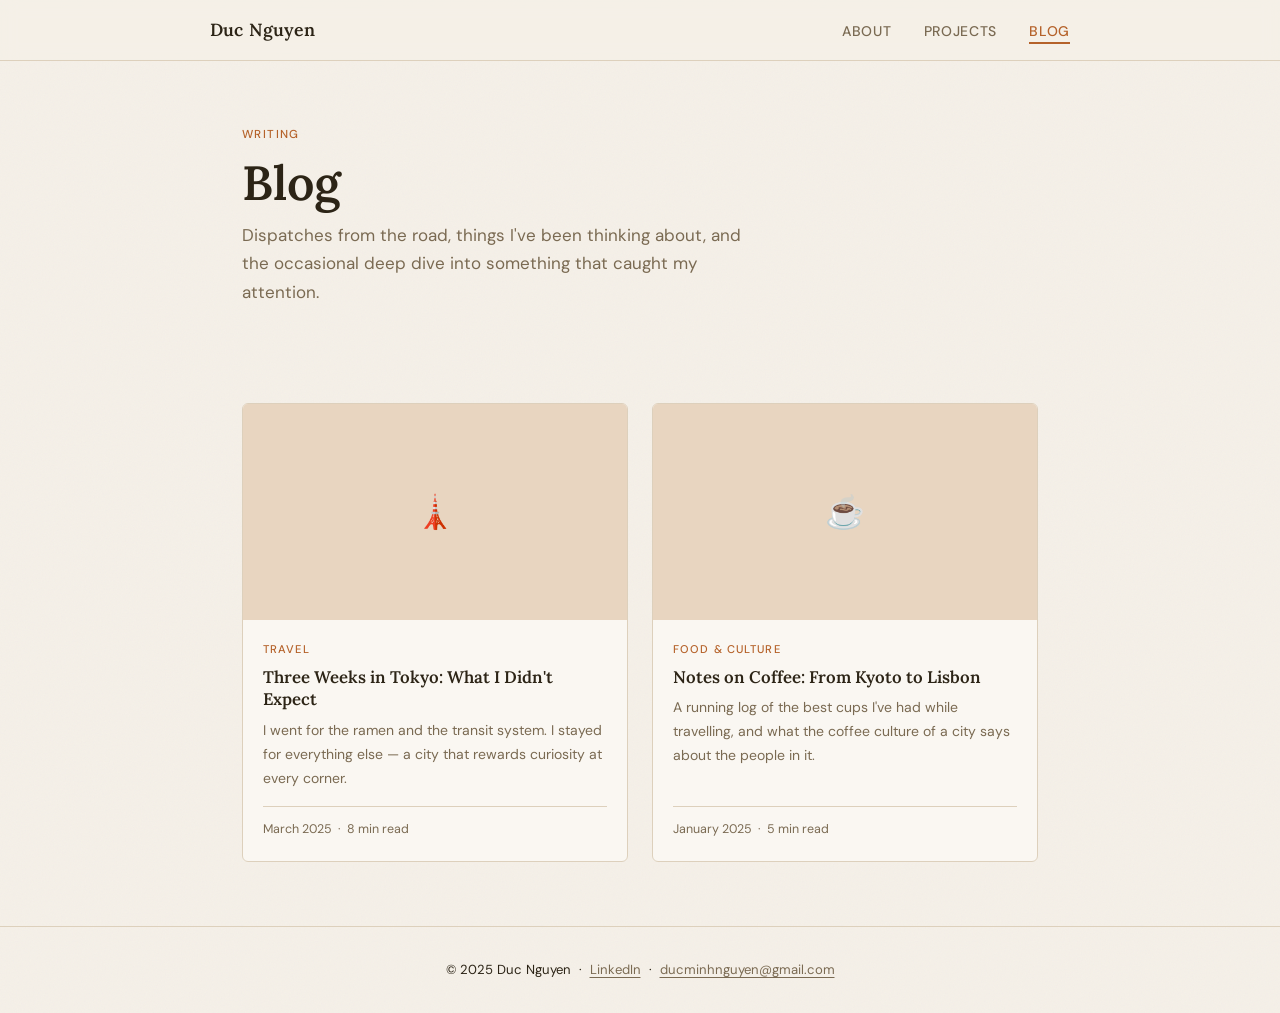
<file: blog.html>
<!DOCTYPE html>
<html lang="en">
<head>
  <meta charset="UTF-8" />
  <meta name="viewport" content="width=device-width, initial-scale=1.0" />
  <link rel="stylesheet" href="style.css" />
</head>
<body data-title="Blog">

  <nav id="site-nav"></nav>


  <main class="page-content">
    <div class="container">

      <div class="section">
        <span class="label">Writing</span>
        <h1>Blog</h1>
        <p style="max-width:520px; color:var(--ink-muted); margin-top:0.5rem;">
          Dispatches from the road, things I've been thinking about,
          and the occasional deep dive into something that caught my attention.
        </p>
      </div>


      <!-- ======================================================
        HOW TO ADD A NEW BLOG POST CARD:
        1. Copy one <a class="card"> block below
        2. Paste it at the TOP of this .card-grid div (newest first)
        3. Update: href, emoji/image, card-tag, card-title, card-excerpt, card-meta
        4. Create the post file (copy blog/template-post.html)
      ====================================================== -->
      <div class="card-grid">


        <!-- BLOG POST CARD — copy/paste this block to add more -->
        <a class="card" href="blog/tokyo-trip.html">
          <!-- Swap the emoji for an image when you have one:
          <img src="assets/blog/tokyo-thumb.jpg" alt="Tokyo" class="card-thumb" /> -->
          <div class="card-thumb-placeholder">🗼</div>
          <div class="card-body">
            <div class="card-tag">Travel</div>
            <div class="card-title">Three Weeks in Tokyo: What I Didn't Expect</div>
            <div class="card-excerpt">
              I went for the ramen and the transit system. I stayed for everything else —
              a city that rewards curiosity at every corner.
            </div>
            <div class="card-meta">March 2025 &nbsp;·&nbsp; 8 min read</div>
          </div>
        </a>


        <a class="card" href="blog/coffee-notes.html">
          <div class="card-thumb-placeholder">☕</div>
          <div class="card-body">
            <div class="card-tag">Food &amp; Culture</div>
            <div class="card-title">Notes on Coffee: From Kyoto to Lisbon</div>
            <div class="card-excerpt">
              A running log of the best cups I've had while travelling,
              and what the coffee culture of a city says about the people in it.
            </div>
            <div class="card-meta">January 2025 &nbsp;·&nbsp; 5 min read</div>
          </div>
        </a>


        <!-- ADD MORE POST CARDS HERE (newest at top) -->


      </div>
    </div>
  </main>


  <footer id="site-footer"></footer>

  <script src="config.js"></script>
  <script src="components.js"></script>
</body>
</html>
</file>
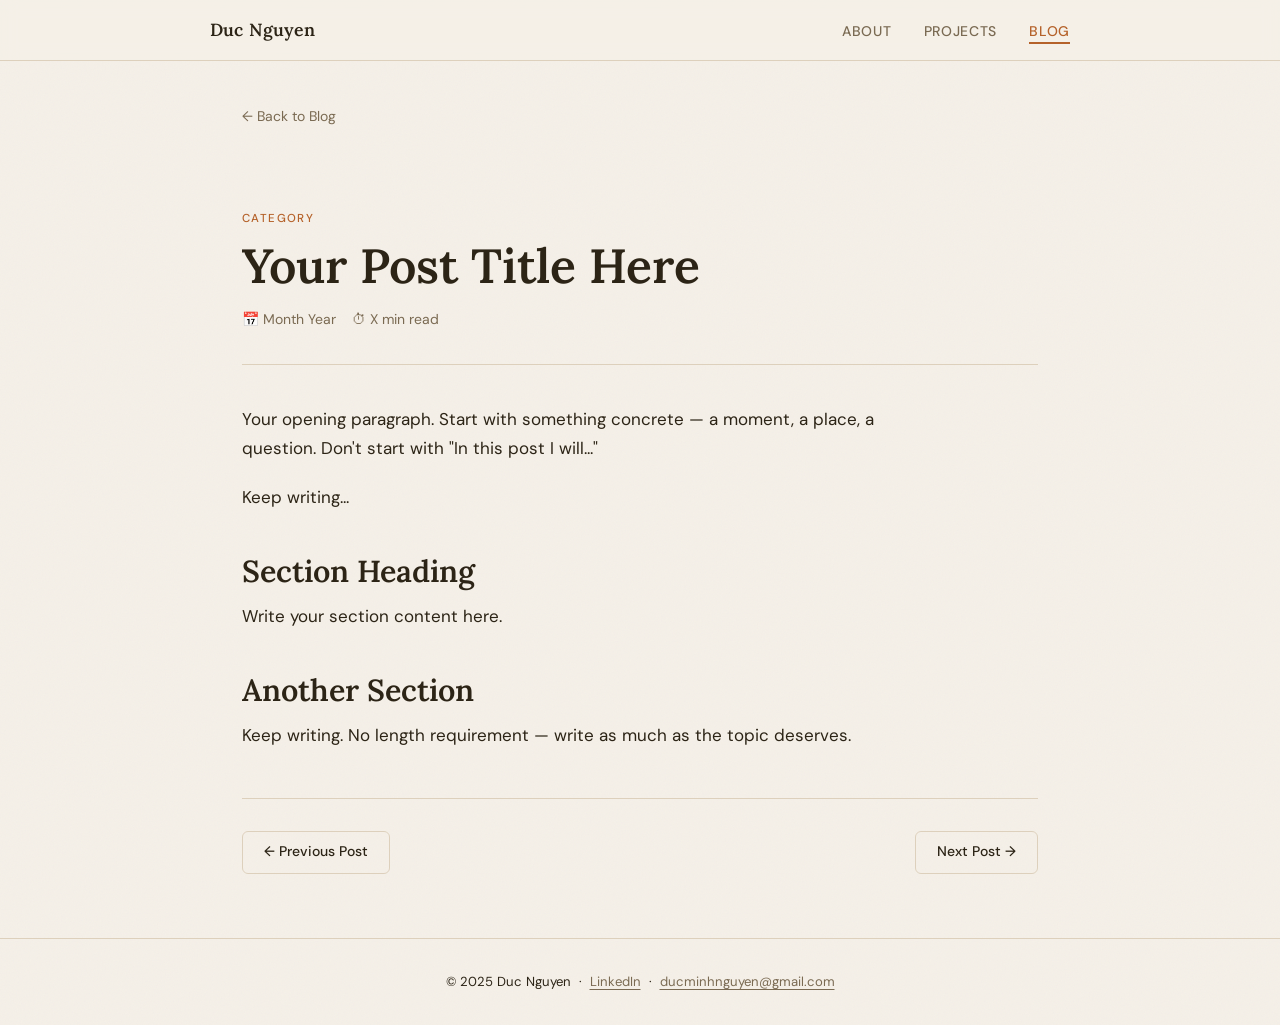
<file: blog/template-post.html>
<!DOCTYPE html>
<html lang="en">
<head>
  <meta charset="UTF-8" />
  <meta name="viewport" content="width=device-width, initial-scale=1.0" />
  <link rel="stylesheet" href="../style.css" />
</head>
<!-- CHANGE: data-title → "Post Title — Your Name" in the browser tab -->
<body data-title="Post Title Here">

  <nav id="site-nav"></nav>

  <main class="page-content">
    <div class="container">

      <div style="padding-top:2.5rem;">
        <a href="../blog.html" class="back-link">← Back to Blog</a>
      </div>

      <!-- CHANGE: post header -->
      <div class="post-header">
        <!-- CHANGE: e.g. Travel, Food, Engineering, Thoughts -->
        <span class="label">Category</span>
        <h1>Your Post Title Here</h1>
        <div class="post-meta">
          <span>📅 Month Year</span>
          <!-- Rough guide: 200 words ≈ 1 min read -->
          <span>⏱ X min read</span>
        </div>
      </div>

      <!-- WRITE YOUR POST BELOW
           <p>   → paragraph
           <h2>  → new section
           <h3>  → sub-section
           image → see pattern below
           callout box → see pattern below
      -->
      <div class="prose">

        <p>
          Your opening paragraph. Start with something concrete — a moment,
          a place, a question. Don't start with "In this post I will..."
        </p>

        <p>Keep writing...</p>

        <!-- Optional image -->
        <!--
        <img src="../assets/blog/YOUR-IMAGE.jpg" alt="Describe the image" class="post-image" />
        <p class="caption">Caption text here.</p>
        -->

        <h2>Section Heading</h2>
        <p>Write your section content here.</p>

        <!-- Optional callout box -->
        <!--
        <div class="callout">
          💡 A tip, note, or thing worth highlighting.
        </div>
        -->

        <h2>Another Section</h2>
        <p>Keep writing. No length requirement — write as much as the topic deserves.</p>

      </div><!-- end .prose -->

      <!-- Prev/Next navigation — update links once you have adjacent posts -->
      <div style="margin-top:3rem; padding-top:2rem; border-top:1px solid var(--border); display:flex; justify-content:space-between; flex-wrap:wrap; gap:1rem;">
        <a href="previous-post.html" class="btn btn-outline">← Previous Post</a>
        <a href="next-post.html"     class="btn btn-outline">Next Post →</a>
      </div>

    </div>
  </main>

  <footer id="site-footer"></footer>

  <script src="../config.js"></script>
  <script src="../components.js"></script>
</body>
</html>
</file>
<file: style.css>
/* ============================================================
   STYLE.CSS — Shared styles for all pages
   
   HOW COLORS WORK:
   All colors are defined as "variables" at the top.
   If you want to change the look, edit the values here
   and the change applies everywhere automatically.
   ============================================================ */

/* --- Google Fonts import (loads 2 fonts from the internet) --- */
@import url('https://fonts.googleapis.com/css2?family=Lora:ital,wght@0,400;0,600;1,400&family=DM+Sans:wght@300;400;500&display=swap');

/* --- Color & Style Variables --- */
:root {
  --bg:          #f5f0e8;   /* warm off-white background */
  --bg-card:     #faf7f2;   /* slightly lighter card bg */
  --ink:         #2c2416;   /* dark warm brown for text */
  --ink-muted:   #7a6a52;   /* lighter brown for secondary text */
  --accent:      #b5622a;   /* terracotta / burnt orange accent */
  --accent-soft: #e8d5c0;   /* pale sand for highlights */
  --border:      #ddd0bc;   /* warm border color */
  --serif:       'Lora', Georgia, serif;       /* headings & display */
  --sans:        'DM Sans', sans-serif;        /* body text & UI */
  --radius:      6px;
  --max-width:   860px;
  --transition:  0.25s ease;
}

/* --- Reset & Base --- */
*, *::before, *::after { box-sizing: border-box; margin: 0; padding: 0; }

html { scroll-behavior: smooth; }

body {
  background-color: var(--bg);
  color: var(--ink);
  font-family: var(--sans);
  font-size: 17px;
  line-height: 1.7;
  /* subtle paper grain texture via CSS */
  background-image: url("data:image/svg+xml,%3Csvg xmlns='http://www.w3.org/2000/svg' width='300' height='300'%3E%3Cfilter id='n'%3E%3CfeTurbulence type='fractalNoise' baseFrequency='0.75' numOctaves='4' stitchTiles='stitch'/%3E%3C/filter%3E%3Crect width='300' height='300' filter='url(%23n)' opacity='0.035'/%3E%3C/svg%3E");
}

/* --- Page fade-in on load --- */
@keyframes fadeUp {
  from { opacity: 0; transform: translateY(18px); }
  to   { opacity: 1; transform: translateY(0); }
}
.page-content {
  animation: fadeUp 0.55s ease both;
}

/* ============================================================
   NAVIGATION
   ============================================================ */
nav {
  position: sticky;
  top: 0;
  z-index: 100;
  background: rgba(245, 240, 232, 0.92);
  backdrop-filter: blur(8px);
  border-bottom: 1px solid var(--border);
  padding: 0 2rem;
}

.nav-inner {
  max-width: var(--max-width);
  margin: 0 auto;
  display: flex;
  align-items: center;
  justify-content: space-between;
  height: 60px;
}

/* YOUR NAME in the nav — change it in each HTML file */
.nav-brand {
  font-family: var(--serif);
  font-size: 1.1rem;
  font-weight: 600;
  color: var(--ink);
  text-decoration: none;
  letter-spacing: 0.01em;
}
.nav-brand:hover { color: var(--accent); }

.nav-links {
  display: flex;
  gap: 2rem;
  list-style: none;
}

.nav-links a {
  font-family: var(--sans);
  font-size: 0.875rem;
  font-weight: 500;
  letter-spacing: 0.05em;
  text-transform: uppercase;
  color: var(--ink-muted);
  text-decoration: none;
  transition: color var(--transition);
  padding-bottom: 2px;
  border-bottom: 2px solid transparent;
}

.nav-links a:hover,
.nav-links a.active {
  color: var(--accent);
  border-bottom-color: var(--accent);
}

/* Mobile nav toggle */
.nav-toggle {
  display: none;
  background: none;
  border: none;
  cursor: pointer;
  flex-direction: column;
  gap: 5px;
  padding: 4px;
}
.nav-toggle span {
  display: block;
  width: 22px;
  height: 2px;
  background: var(--ink);
  transition: var(--transition);
}

/* ============================================================
   LAYOUT HELPERS
   ============================================================ */
.container {
  max-width: var(--max-width);
  margin: 0 auto;
  padding: 0 2rem;
}

.section {
  padding: 4rem 0;
}

.section + .section {
  border-top: 1px solid var(--border);
}

/* ============================================================
   TYPOGRAPHY
   ============================================================ */
h1, h2, h3 {
  font-family: var(--serif);
  font-weight: 600;
  line-height: 1.25;
  color: var(--ink);
}

h1 { font-size: clamp(2rem, 5vw, 3rem); }
h2 { font-size: clamp(1.4rem, 3vw, 1.9rem); margin-bottom: 1.2rem; }
h3 { font-size: 1.2rem; margin-bottom: 0.6rem; }

p { margin-bottom: 1.1rem; color: var(--ink); }
p:last-child { margin-bottom: 0; }

em { font-style: italic; }
strong { font-weight: 600; }

a {
  color: var(--accent);
  text-decoration: underline;
  text-underline-offset: 3px;
  transition: opacity var(--transition);
}
a:hover { opacity: 0.75; }

/* Section label — small uppercase label above headings */
.label {
  font-family: var(--sans);
  font-size: 0.72rem;
  font-weight: 500;
  letter-spacing: 0.12em;
  text-transform: uppercase;
  color: var(--accent);
  margin-bottom: 0.5rem;
  display: block;
}

/* Horizontal divider line */
hr {
  border: none;
  border-top: 1px solid var(--border);
  margin: 2rem 0;
}

/* ============================================================
   BUTTONS & LINKS
   ============================================================ */
.btn {
  display: inline-flex;
  align-items: center;
  gap: 0.4rem;
  padding: 0.55rem 1.3rem;
  border-radius: var(--radius);
  font-family: var(--sans);
  font-size: 0.875rem;
  font-weight: 500;
  text-decoration: none;
  transition: all var(--transition);
  cursor: pointer;
  border: none;
}

.btn-primary {
  background: var(--accent);
  color: #fff;
}
.btn-primary:hover { background: #9e4f1e; opacity: 1; }

.btn-outline {
  background: transparent;
  color: var(--ink);
  border: 1.5px solid var(--border);
}
.btn-outline:hover { border-color: var(--accent); color: var(--accent); opacity: 1; }

.btn-group {
  display: flex;
  flex-wrap: wrap;
  gap: 0.75rem;
  margin-top: 1.5rem;
}

/* ============================================================
   TAGS / CHIPS (used on About page for skills/interests)
   ============================================================ */
.tags {
  display: flex;
  flex-wrap: wrap;
  gap: 0.5rem;
  margin-top: 1rem;
}

.tag {
  background: var(--accent-soft);
  color: var(--ink-muted);
  font-size: 0.8rem;
  font-family: var(--sans);
  padding: 0.3rem 0.75rem;
  border-radius: 99px;
  border: 1px solid var(--border);
}

/* ============================================================
   CARDS (used on Projects & Blog pages)
   ============================================================ */
.card-grid {
  display: grid;
  grid-template-columns: repeat(auto-fill, minmax(260px, 1fr));
  gap: 1.5rem;
  margin-top: 2rem;
}

.card {
  background: var(--bg-card);
  border: 1px solid var(--border);
  border-radius: var(--radius);
  overflow: hidden;
  text-decoration: none;
  color: inherit;
  display: flex;
  flex-direction: column;
  transition: transform var(--transition), box-shadow var(--transition);
}
.card:hover {
  transform: translateY(-4px);
  box-shadow: 0 8px 28px rgba(44, 36, 22, 0.1);
  opacity: 1;
}

.card-thumb {
  width: 100%;
  aspect-ratio: 16 / 9;
  object-fit: cover;
  background: var(--accent-soft); /* shows if image missing */
  display: block;
}

/* Placeholder if no image yet */
.card-thumb-placeholder {
  width: 100%;
  aspect-ratio: 16 / 9;
  background: var(--accent-soft);
  display: flex;
  align-items: center;
  justify-content: center;
  font-size: 2rem;
  color: var(--accent);
}

.card-body {
  padding: 1.25rem;
  flex: 1;
  display: flex;
  flex-direction: column;
}

.card-tag {
  font-size: 0.7rem;
  font-weight: 500;
  letter-spacing: 0.1em;
  text-transform: uppercase;
  color: var(--accent);
  margin-bottom: 0.4rem;
}

.card-title {
  font-family: var(--serif);
  font-size: 1.05rem;
  font-weight: 600;
  color: var(--ink);
  margin-bottom: 0.5rem;
  line-height: 1.35;
}

.card-excerpt {
  font-size: 0.875rem;
  color: var(--ink-muted);
  flex: 1;
}

.card-meta {
  font-size: 0.78rem;
  color: var(--ink-muted);
  margin-top: 1rem;
  padding-top: 0.75rem;
  border-top: 1px solid var(--border);
}

/* ============================================================
   PROJECT / BLOG POST PAGE CONTENT
   (styles for the actual content inside a post)
   ============================================================ */
.post-header {
  padding: 3.5rem 0 2rem;
  border-bottom: 1px solid var(--border);
  margin-bottom: 2.5rem;
}

.post-header h1 {
  margin-bottom: 0.75rem;
}

.post-meta {
  font-size: 0.875rem;
  color: var(--ink-muted);
  display: flex;
  flex-wrap: wrap;
  gap: 1rem;
  margin-top: 0.75rem;
}

/* Article body — the actual writing */
.prose {
  max-width: 680px; /* keeps line length comfortable to read */
}

.prose h2 {
  margin-top: 2.5rem;
  margin-bottom: 0.75rem;
}

.prose h3 {
  margin-top: 1.8rem;
  margin-bottom: 0.5rem;
  color: var(--ink-muted);
}

.prose p { margin-bottom: 1.25rem; }

.prose ul, .prose ol {
  margin: 0 0 1.25rem 1.5rem;
}

.prose li { margin-bottom: 0.4rem; }

/* Images inside posts */
.prose img,
.post-image {
  width: 100%;
  border-radius: var(--radius);
  margin: 1.5rem 0;
  border: 1px solid var(--border);
  display: block;
}

/* Image caption */
.caption {
  font-size: 0.8rem;
  color: var(--ink-muted);
  text-align: center;
  margin-top: -1rem;
  margin-bottom: 1.5rem;
  font-style: italic;
}

/* Tables (for engineering data) */
.prose table,
.data-table {
  width: 100%;
  border-collapse: collapse;
  margin: 1.5rem 0;
  font-size: 0.875rem;
}

.prose table th,
.data-table th {
  background: var(--accent-soft);
  color: var(--ink);
  font-weight: 600;
  text-align: left;
  padding: 0.6rem 1rem;
  border: 1px solid var(--border);
}

.prose table td,
.data-table td {
  padding: 0.6rem 1rem;
  border: 1px solid var(--border);
  color: var(--ink-muted);
}

.prose table tr:nth-child(even) td,
.data-table tr:nth-child(even) td {
  background: rgba(232, 213, 192, 0.2);
}

/* Callout / note box */
.callout {
  background: var(--accent-soft);
  border-left: 3px solid var(--accent);
  border-radius: 0 var(--radius) var(--radius) 0;
  padding: 1rem 1.25rem;
  margin: 1.5rem 0;
  font-size: 0.9rem;
  color: var(--ink-muted);
}

/* Back link */
.back-link {
  display: inline-flex;
  align-items: center;
  gap: 0.4rem;
  font-size: 0.875rem;
  color: var(--ink-muted);
  text-decoration: none;
  margin-bottom: 1.5rem;
  transition: color var(--transition);
}
.back-link:hover { color: var(--accent); opacity: 1; }

/* ============================================================
   ABOUT PAGE HERO
   ============================================================ */
.about-hero {
  display: grid;
  grid-template-columns: 200px 1fr;
  gap: 3rem;
  align-items: start;
  padding: 4rem 0 3rem;
}

.about-photo {
  width: 200px;
  height: 200px;
  border-radius: 50%;
  object-fit: cover;
  border: 4px solid var(--accent-soft);
  box-shadow: 0 4px 20px rgba(181, 98, 42, 0.15);
}

/* Placeholder circle if no photo yet */
.about-photo-placeholder {
  width: 200px;
  height: 200px;
  border-radius: 50%;
  background: var(--accent-soft);
  border: 4px solid var(--border);
  display: flex;
  align-items: center;
  justify-content: center;
  font-size: 3rem;
  flex-shrink: 0;
}

.about-hero-text h1 {
  margin-bottom: 0.3rem;
}

.about-tagline {
  font-family: var(--serif);
  font-style: italic;
  font-size: 1.1rem;
  color: var(--ink-muted);
  margin-bottom: 1.25rem;
}

/* ============================================================
   RESUME CARDS
   ============================================================ */
#resume-list {
  display: flex;
  flex-direction: column;
  gap: 0.85rem;         /* space between each card */
  max-width: 560px;
}

.resume-card {
  display: flex;
  align-items: center;
  gap: 1.1rem;
  padding: 1.1rem 1.3rem;
  background: var(--bg-card);
  border: 1.5px solid var(--border);
  border-radius: var(--radius);
  text-decoration: none;
  color: inherit;
  transition: border-color var(--transition), box-shadow var(--transition), transform var(--transition);
}

.resume-card:hover {
  border-color: var(--accent);
  box-shadow: 0 4px 16px rgba(181, 98, 42, 0.1);
  transform: translateX(3px);
  opacity: 1;
}

.resume-card-icon {
  width: 40px;
  height: 40px;
  border-radius: 50%;
  background: var(--accent-soft);
  color: var(--accent);
  font-size: 1.1rem;
  display: flex;
  align-items: center;
  justify-content: center;
  flex-shrink: 0;
  transition: background var(--transition);
}

.resume-card:hover .resume-card-icon {
  background: var(--accent);
  color: #fff;
}

.resume-card-body {
  flex: 1;
}

.resume-card-title {
  font-family: var(--serif);
  font-weight: 600;
  font-size: 1rem;
  color: var(--ink);
  margin-bottom: 0.2rem;
}

.resume-card-sub {
  font-size: 0.82rem;
  color: var(--ink-muted);
}

.resume-card-arrow {
  font-size: 1rem;
  color: var(--border);
  transition: color var(--transition), transform var(--transition);
}

.resume-card:hover .resume-card-arrow {
  color: var(--accent);
  transform: translateX(3px);
}


/* ============================================================
   FOOTER
   ============================================================ */
footer {
  border-top: 1px solid var(--border);
  padding: 2rem;
  text-align: center;
  font-size: 0.82rem;
  color: var(--ink-muted);
  margin-top: 4rem;
}

footer a { color: var(--ink-muted); }
footer a:hover { color: var(--accent); }

/* ============================================================
   RESPONSIVE — MOBILE STYLES
   (applies when screen is narrower than 640px)
   ============================================================ */
@media (max-width: 640px) {
  .about-hero {
    grid-template-columns: 1fr;
    text-align: center;
    gap: 1.5rem;
  }

  .about-photo,
  .about-photo-placeholder {
    margin: 0 auto;
  }

  .btn-group { justify-content: center; }
  .tags { justify-content: center; }

  .card-grid {
    grid-template-columns: 1fr;
  }

  /* Show hamburger menu on mobile */
  .nav-toggle { display: flex; }
  .nav-links {
    display: none;
    position: absolute;
    top: 60px;
    left: 0;
    right: 0;
    background: var(--bg);
    border-bottom: 1px solid var(--border);
    flex-direction: column;
    gap: 0;
    padding: 0.5rem 0;
  }
  .nav-links.open { display: flex; }
  .nav-links a {
    padding: 0.75rem 2rem;
    border-bottom: none;
    display: block;
  }
}
</file>
